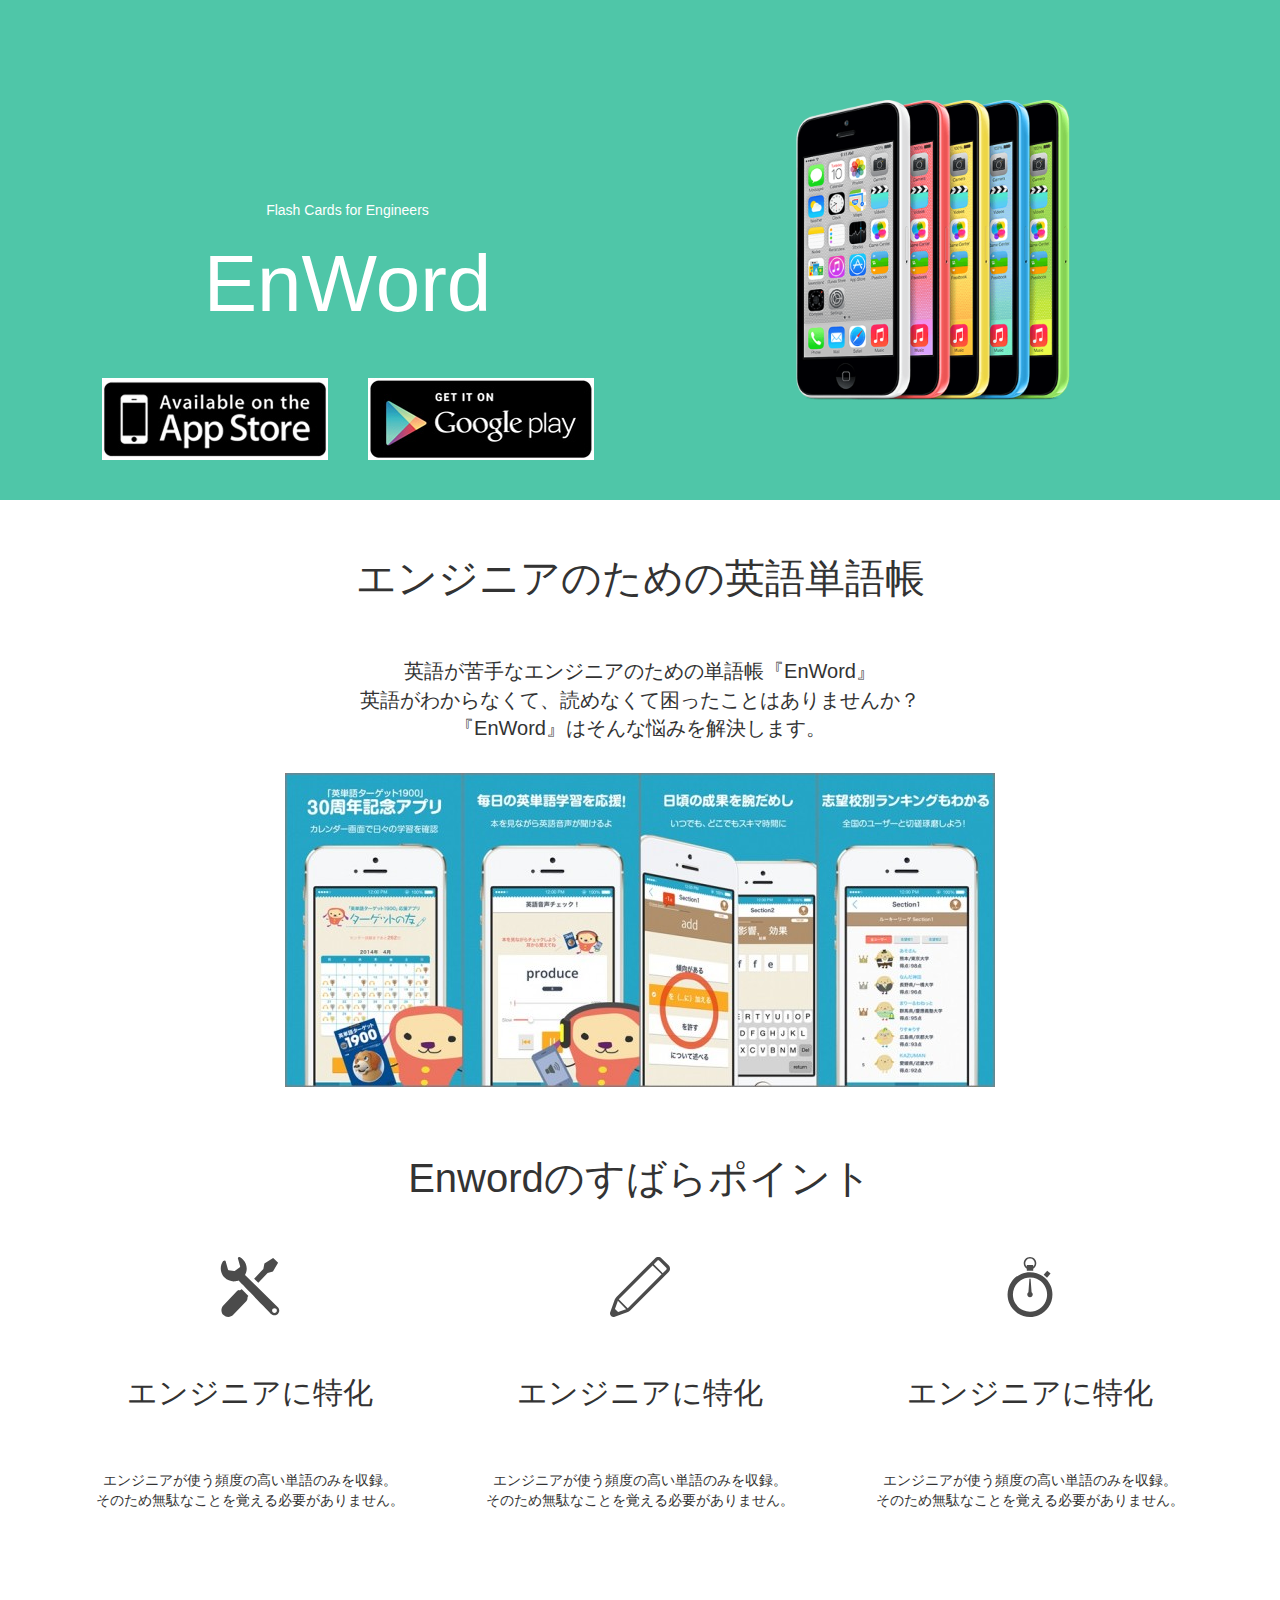
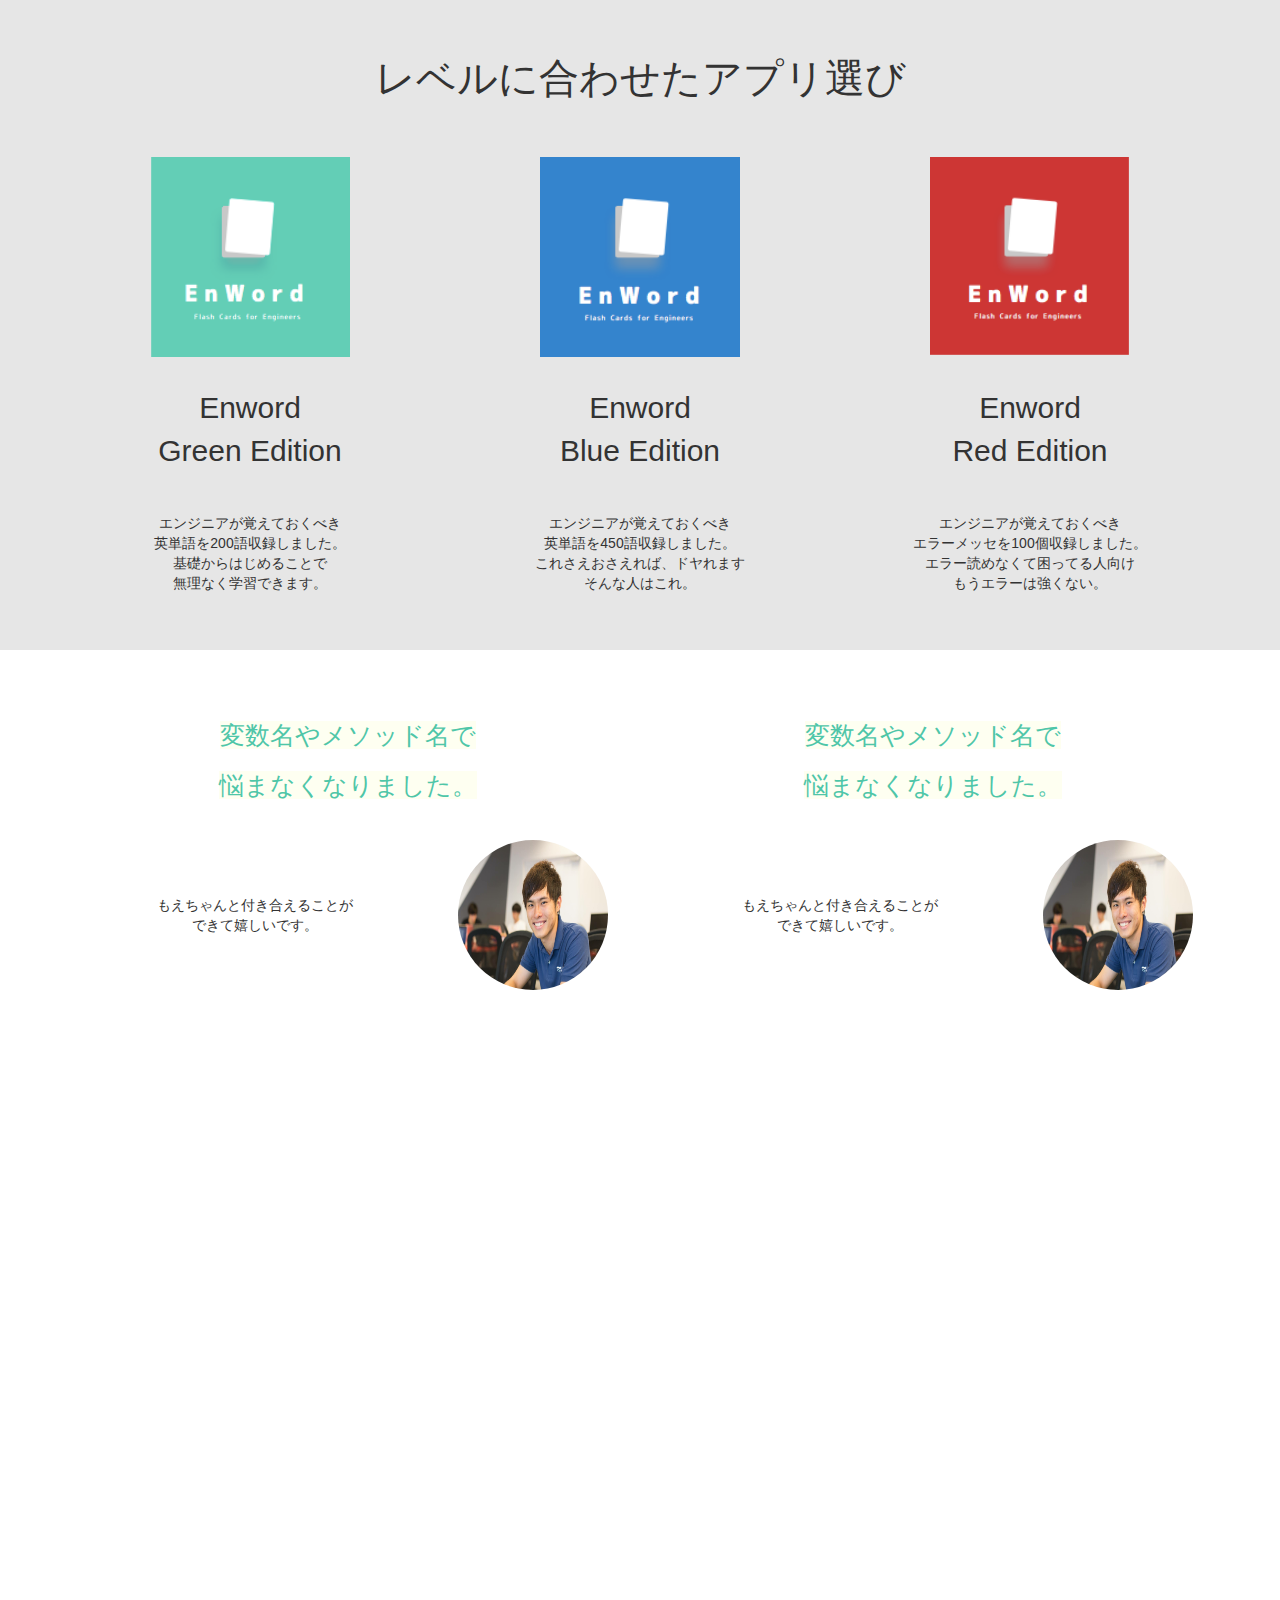
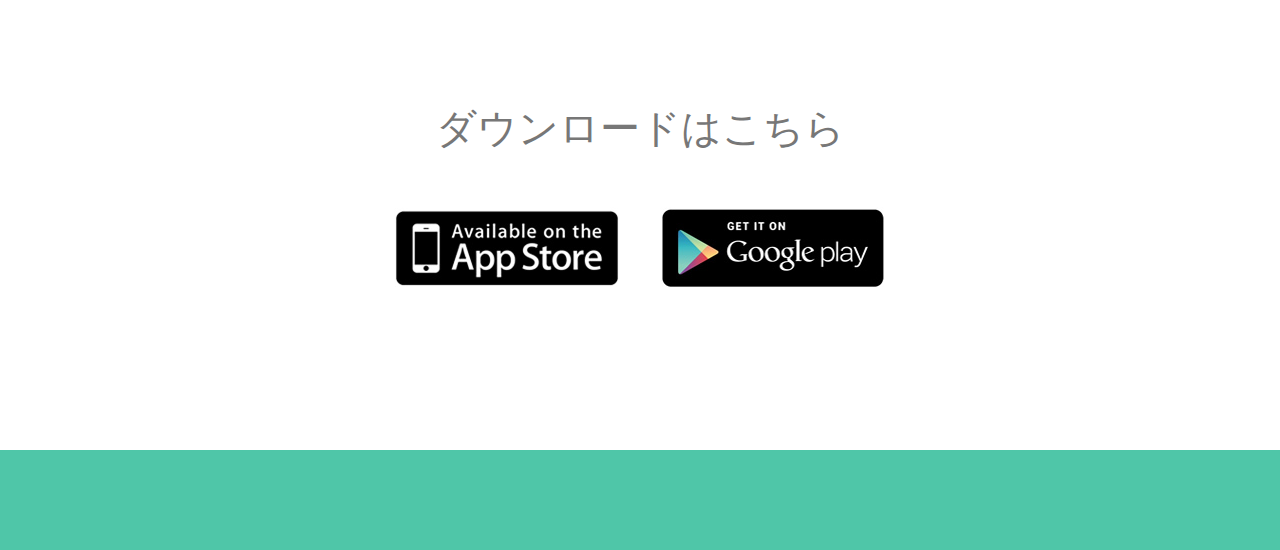
<file: index.html>
<!DOCTYPE html>
<html lang="ja">
<head>
    <meta charset="UTF-8">
    <title>Enword</title>
    <!-- Bootstrap -->
    <link href="css/bootstrap.min.css" rel="stylesheet">
    <link rel="stylesheet" href="css/style.css">
    <!-- jQuery (necessary for Bootstrap's JavaScript plugins) -->
    <script src="https://ajax.googleapis.com/ajax/libs/jquery/1.11.3/jquery.min.js"></script>
    <!-- Include all compiled plugins (below), or include individual files as needed -->
    <script src="js/bootstrap.min.js"></script>
</head>
<body>
  <div class="hero">
   <div class="container">
            <div class="row top">
              <div class="col-md-6">
              <div class="relative">
               <div class="title">
                <p>Flash Cards for Engineers</p>
                <h1 class="large">EnWord</h1>
                <div class="dl-icon">
                <a href=""><img class="right"src="images/iphone_icon.jpg" alt=""></a><a href=""><img src="images/andorid_icon.jpg" alt=""></a>
                </div>
               </div>
               </div>
              </div>
              <div class="col-md-6 center">
                <img id="iphone"src="images/iphone.png" alt="">
              </div>
            </div>  
      </div>
   </div> 
   <div class="about">
      <div class="container">
       <div class="word">エンジニアのための英語単語帳</div>
       <div class="message">
       英語が苦手なエンジニアのための単語帳『EnWord』<br>
       英語がわからなくて、読めなくて困ったことはありませんか？<br>
        『EnWord』はそんな悩みを解決します。
       </div>
       <img src="images/eigo.jpg" alt="">
      </div>
   </div>
   <div class="point">
       <div class="container">
           <div class="word">Enwordのすばらポイント</div>
           <div class="row logo">
               <div class="col-md-4">
                   <img src="images/engineer.svg" alt="" width="60px" height="60px">
                   <p class="sh-message">エンジニアに特化</p>
                   <div class="detail">エンジニアが使う頻度の高い単語のみを収録。<br>
                   そのため無駄なことを覚える必要がありません。
                   </div>
               </div>
               <div class="col-md-4">
                    <img src="images/study.svg" alt=""width="60px" height="60px">
                   <p class="sh-message">エンジニアに特化</p>
                   <div class="detail">エンジニアが使う頻度の高い単語のみを収録。<br>
                   そのため無駄なことを覚える必要がありません。
                   </div>
               </div>
               <div class="col-md-4">
                    <img src="images/watch.svg" alt=""width="60px" height="60px">
                   <p class="sh-message">エンジニアに特化</p>
                   <div class="detail">エンジニアが使う頻度の高い単語のみを収録。<br>
                   そのため無駄なことを覚える必要がありません。
                   </div>
               </div>
           </div>
       </div>
   </div>
      <div class="app gray">
       <div class="container">
           <div class="word">レベルに合わせたアプリ選び</div>
           <div class="row logo">
               <div class="col-md-4">
                   <img src="images/green.png" alt="" width="200px" height="200px">
                   <p class="mid-message">Enword<br>Green Edition</p>
                   <div class="detail">エンジニアが覚えておくべき<br>
                   英単語を200語収録しました。<br>
                   基礎からはじめることで<br>
                   無理なく学習できます。
                   </div>
               </div>
               <div class="col-md-4">
                    <img src="images/blue.png" alt=""width="200px" height="200px">
                   <p class="mid-message">Enword<br>Blue Edition</p>
                   <div class="detail">エンジニアが覚えておくべき<br>
                   英単語を450語収録しました。<br>
                   これさえおさえれば、ドヤれます<br>
                   そんな人はこれ。
                   </div>
               </div>
               <div class="col-md-4">
                    <img src="images/red.png" alt=""width="200px" height="200px">
                   <p class="mid-message">Enword<br>Red Edition</p>
                   <div class="detail">エンジニアが覚えておくべき<br>
                   エラーメッセを100個収録しました。<br>
                   エラー読めなくて困ってる人向け<br>
                   もうエラーは強くない。
                   </div>
               </div>
           </div>
       </div>
   </div>
      <div class="advice">
       <div class="container">
           <div class="row bulk">
            <div class="col-md-6">
                <div class="voice1">
                    <span class="lt-voice1">変数名やメソッド名で<br>
                    悩まなくなりました。</span>
                </div>
                <div class="col-md-8 voice2">
                <p>もえちゃんと付き合えることが<br>
                できて嬉しいです。</p>
                </div>
                <div class="col-md-4">
                <img class="human" src="images/kenzo.JPG" alt="" width="150px" height="150px">
                </div>
            </div>
            <div class="col-md-6">
                <div class="voice1">
                    <span class="lt-voice1">変数名やメソッド名で<br>
                        悩まなくなりました。</span>
                </div>
                <div class="col-md-8 voice2">
                <p>もえちゃんと付き合えることが<br>
                できて嬉しいです。</p>
                </div>
                <div class="col-md-4">
                <img class="human" src="images/kenzo.JPG" alt="" width="150px" height="150px">
                </div>
            </div>
            </div>
   </div>
   </div>
   <div class="movie">
       <div class="container">
          <div class="relative1">
           <iframe id="youtube" src="https://www.youtube.com/embed/Eb0NEBRZNvg" frameborder="0" allowfullscreen></iframe>
           </div>
       </div>
   </div>
   <div class="advice">
       <div class="container">
           <div class="word gray_word">ダウンロードはこちら</div>
           <a href=""><img class="right" src="images/iphone_icon.jpg" alt=""></a><a href=""><img src="images/andorid_icon.jpg" alt=""></a>
       </div>
   </div>
   <div class="footer">
       <div class="container"></div>
   </div>
   
</body>
</html>
</file>
<file: css/style.css>
.hero{
    background-color: rgb(79,198,168);
    height: 500px;
}

#iphone{
    width: 300px;
    width: 300px;
}

.title{
    text-align: center;
	position: absolute;
	top: 0;
	right: 0;
	bottom: 0;
	left: 0;
	margin: auto;
    width: 500px;
    height: 100px;
    color: #ffffff
}

.top{
    padding-top: 100px
}
.relative{
	height: 300px;
    position: relative
}
.large{
    font-size: 80px
}
.about{
    height:600px;
    text-align: center;
}
.word{
    font-size: 40px;
    margin: 50px 0;
}
.message{
    font-size: 20px;
    margin-bottom: 30px
}
.advice{
    height: 400px;
    text-align: center
}
.voice1{
    text-align: center;
    font-size: 25px;
    color: rgb(79,198,168);
    margin: 30px;
    line-height: 200%;
}
.lt-voice1{
    background-color:  rgb(254,255,241)
}
.human{
    width: 150px;
    height: 150px;
    border-radius: 50%
}
.voice2{
    margin: 0 auto;
    display:table;
    height: 150px
}
.voice2 p {
    display:table-cell; /* 要素をテーブルのようにする */
    text-align:center; /* インライン要素の中央揃え */
    vertical-align:middle; /* 天地中央に揃える */
}
.bulk{
    padding-top: 30px
}
.sh-message{
    font-size: 30px;
    padding: 30px 20px;
    margin: 25px
}
.point {
    height: 500px;
    text-align: center;
}
.gray{
    background-color: rgb(230,230,230)
}
.app{
    height: 650px;
    text-align: center;
}
.mid-message{
    font-size: 30px;
    padding: 30px 20px;
}

.movie{
    height: 600px;
    text-align: center;
}
#youtube{
    text-align: center;
	position: absolute;
	top: 0;
	right: 0;
	bottom: 0;
	left: 0;
	margin: auto;
    width: 800px;
    height: 450px;
}
.relative1{
    position: relative;
    height: 600px
}
.gray_word{
    color: #777
}
.right{
    margin-right: 40px
}
.footer{
    height:100px;
    background-color: rgb(79,198,168);
}
.center{
    text-align: center
}
.dl-icon{
    margin-top: 50px
}
</file>
